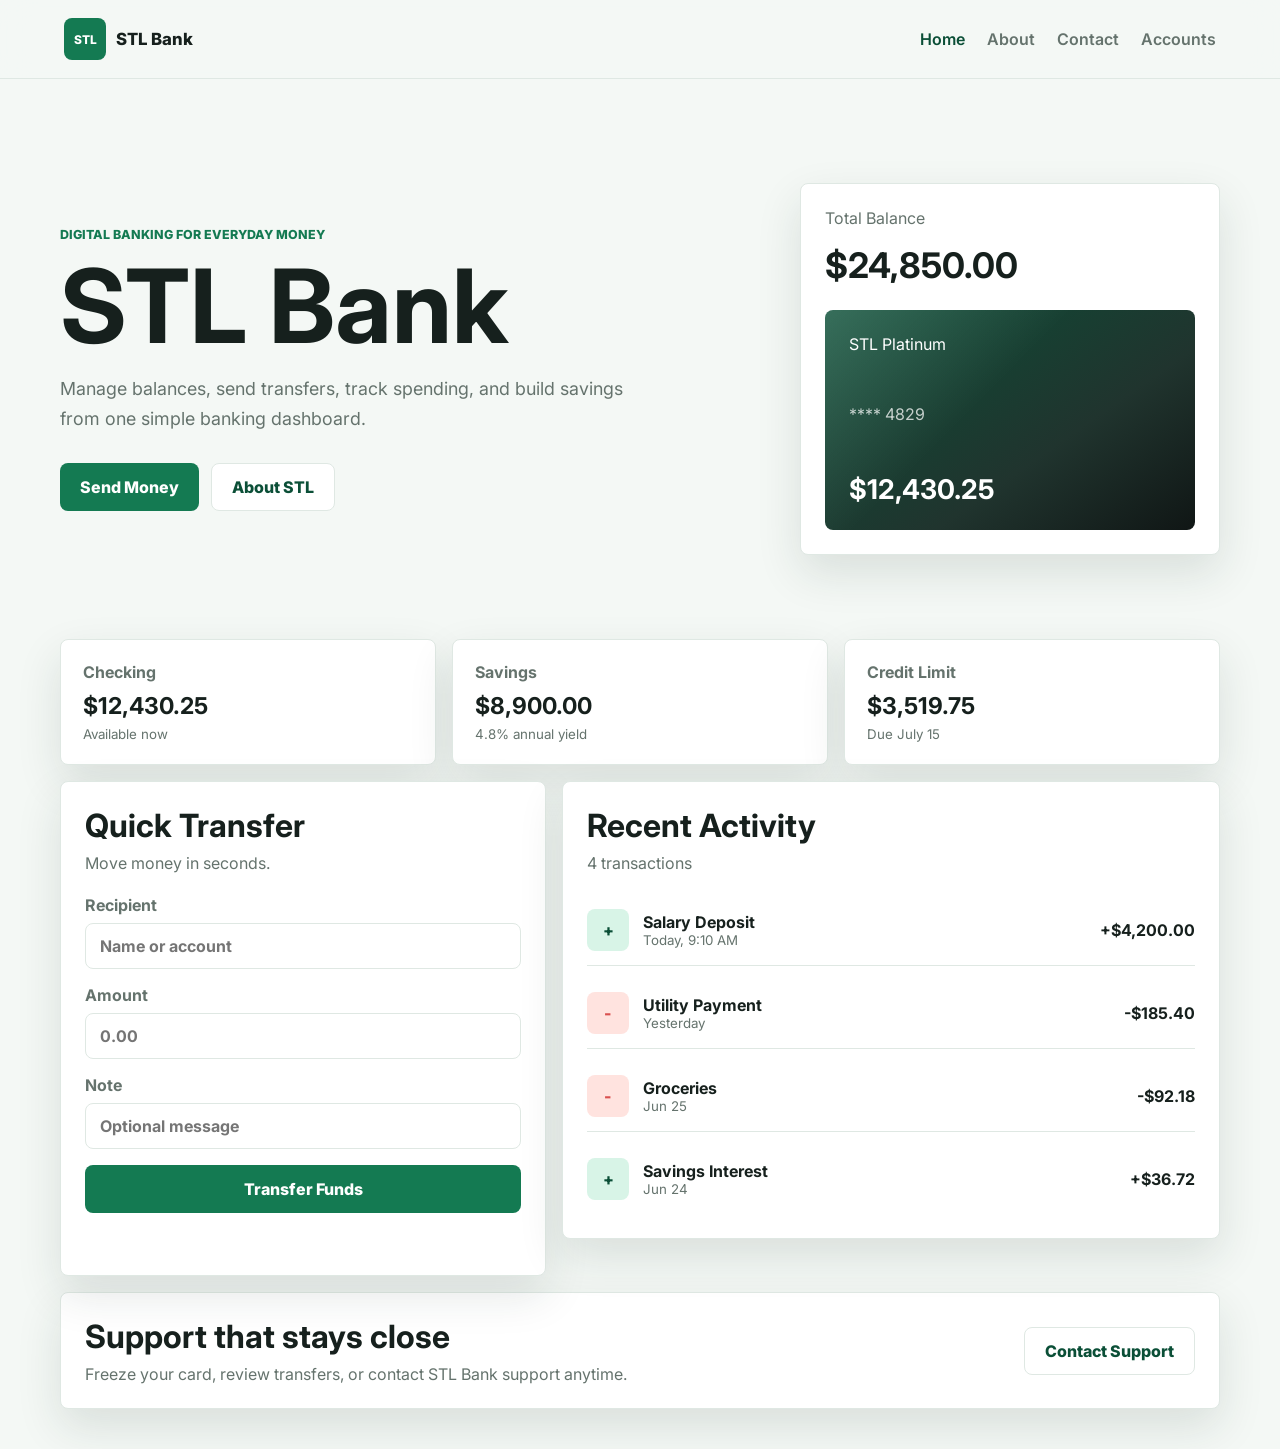
<file: index.html>
<!DOCTYPE html>
<html lang="en">
<head>
  <meta charset="UTF-8">
  <meta name="viewport" content="width=device-width, initial-scale=1.0">
  <title>STL Bank</title>
  <link rel="preconnect" href="https://fonts.googleapis.com">
  <link rel="preconnect" href="https://fonts.gstatic.com" crossorigin>
  <link href="https://fonts.googleapis.com/css2?family=Inter:wght@400;500;600;700;800&display=swap" rel="stylesheet">
  <link rel="stylesheet" href="styles.css">
</head>
<body>
  <header class="topbar">
    <a class="brand" href="index.html" aria-label="STL Bank home">
      <span class="brand-mark">STL</span>
      <span>STL Bank</span>
    </a>

    <button class="menu-button" id="menuButton" aria-label="Open navigation" aria-expanded="false">
      <span></span>
      <span></span>
      <span></span>
    </button>

    <nav class="nav" id="navMenu">
      <a href="index.html" aria-current="page">Home</a>
      <a href="about.html">About</a>
      <a href="contact.html">Contact</a>
      <a href="index.html#accounts">Accounts</a>
    </nav>
  </header>

  <main>
    <section class="hero">
      <div class="hero-copy">
        <p class="eyebrow">Digital banking for everyday money</p>
        <h1>STL Bank</h1>
        <p class="hero-text">
          Manage balances, send transfers, track spending, and build savings from one simple banking dashboard.
        </p>
        <div class="hero-actions">
          <a class="button primary" href="#transfer">Send Money</a>
          <a class="button secondary" href="about.html">About STL</a>
        </div>
      </div>

      <aside class="balance-panel" aria-label="Account summary">
        <div>
          <p class="muted">Total Balance</p>
          <strong id="totalBalance">$24,850.00</strong>
        </div>
        <div class="card-preview">
          <p>STL Platinum</p>
          <span>**** 4829</span>
          <strong>$12,430.25</strong>
        </div>
      </aside>
    </section>

    <section class="stats" id="accounts" aria-label="Account statistics">
      <article>
        <span>Checking</span>
        <strong>$12,430.25</strong>
        <small>Available now</small>
      </article>
      <article>
        <span>Savings</span>
        <strong>$8,900.00</strong>
        <small>4.8% annual yield</small>
      </article>
      <article>
        <span>Credit Limit</span>
        <strong>$3,519.75</strong>
        <small>Due July 15</small>
      </article>
    </section>

    <section class="workspace">
      <div class="panel" id="transfer">
        <div class="section-heading">
          <h2>Quick Transfer</h2>
          <p>Move money in seconds.</p>
        </div>

        <form id="transferForm">
          <label>
            Recipient
            <input type="text" id="recipient" placeholder="Name or account" required>
          </label>

          <label>
            Amount
            <input type="number" id="amount" min="1" step="0.01" placeholder="0.00" required>
          </label>

          <label>
            Note
            <input type="text" id="note" placeholder="Optional message">
          </label>

          <button class="button primary full" type="submit">Transfer Funds</button>
          <p class="form-message" id="formMessage" role="status"></p>
        </form>
      </div>

      <div class="panel" id="cards">
        <div class="section-heading">
          <h2>Recent Activity</h2>
          <p id="transactionCount">4 transactions</p>
        </div>

        <div class="transactions" id="transactions">
          <article>
            <span class="icon income">+</span>
            <div>
              <strong>Salary Deposit</strong>
              <small>Today, 9:10 AM</small>
            </div>
            <b>+$4,200.00</b>
          </article>
          <article>
            <span class="icon expense">-</span>
            <div>
              <strong>Utility Payment</strong>
              <small>Yesterday</small>
            </div>
            <b>-$185.40</b>
          </article>
          <article>
            <span class="icon expense">-</span>
            <div>
              <strong>Groceries</strong>
              <small>Jun 25</small>
            </div>
            <b>-$92.18</b>
          </article>
          <article>
            <span class="icon income">+</span>
            <div>
              <strong>Savings Interest</strong>
              <small>Jun 24</small>
            </div>
            <b>+$36.72</b>
          </article>
        </div>
      </div>
    </section>

    <section class="support" id="support">
      <div>
        <h2>Support that stays close</h2>
        <p>Freeze your card, review transfers, or contact STL Bank support anytime.</p>
      </div>
      <a class="button secondary" href="contact.html">Contact Support</a>
    </section>
  </main>

  <script src="script.js"></script>
</body>
</html>
</file>
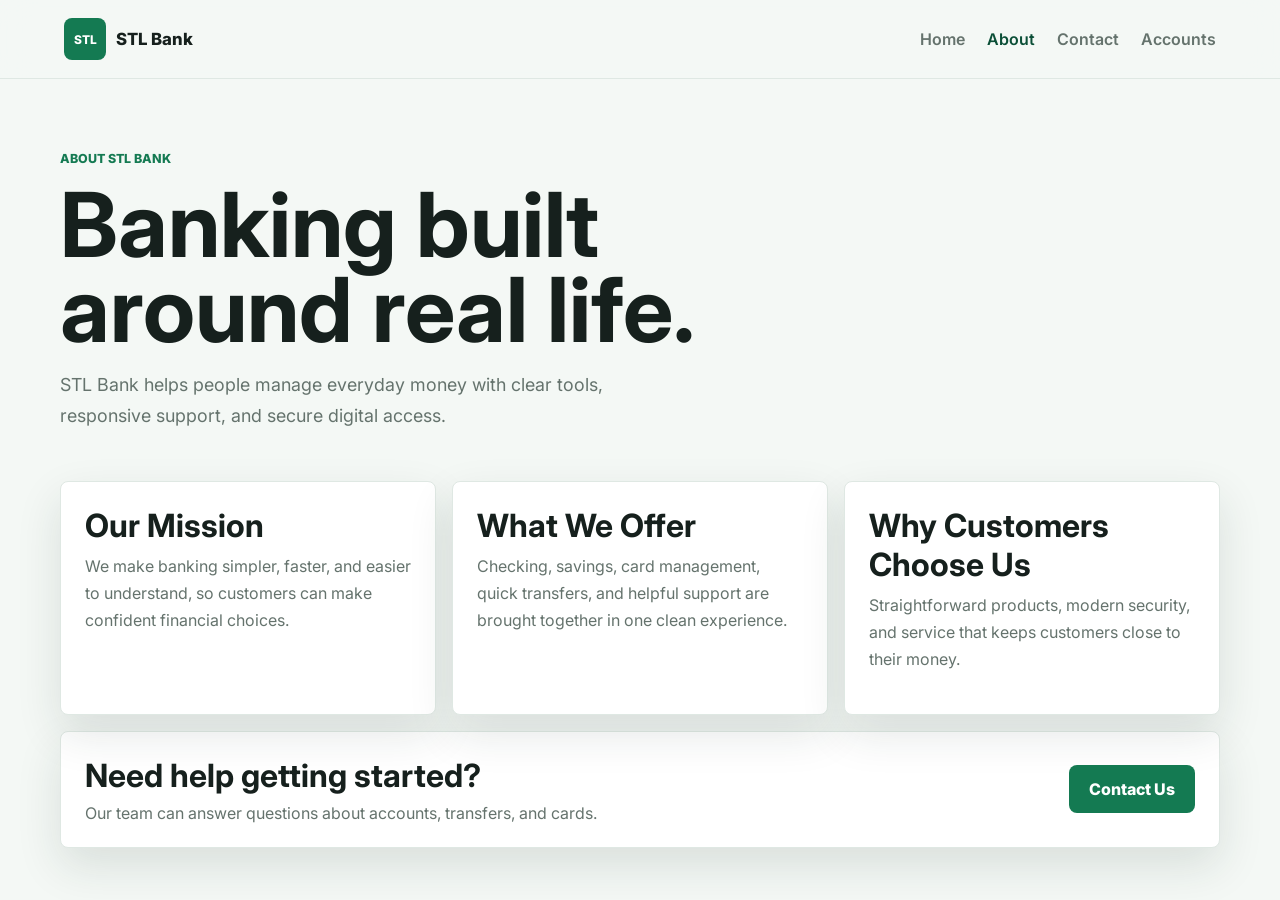
<file: about.html>
<!DOCTYPE html>
<html lang="en">
<head>
  <meta charset="UTF-8">
  <meta name="viewport" content="width=device-width, initial-scale=1.0">
  <title>About | STL Bank</title>
  <link rel="preconnect" href="https://fonts.googleapis.com">
  <link rel="preconnect" href="https://fonts.gstatic.com" crossorigin>
  <link href="https://fonts.googleapis.com/css2?family=Inter:wght@400;500;600;700;800&display=swap" rel="stylesheet">
  <link rel="stylesheet" href="styles.css">
</head>
<body>
  <header class="topbar">
    <a class="brand" href="index.html" aria-label="STL Bank home">
      <span class="brand-mark">STL</span>
      <span>STL Bank</span>
    </a>

    <button class="menu-button" id="menuButton" aria-label="Open navigation" aria-expanded="false">
      <span></span>
      <span></span>
      <span></span>
    </button>

    <nav class="nav" id="navMenu">
      <a href="index.html">Home</a>
      <a href="about.html" aria-current="page">About</a>
      <a href="contact.html">Contact</a>
      <a href="index.html#accounts">Accounts</a>
    </nav>
  </header>

  <main>
    <section class="page-hero">
      <p class="eyebrow">About STL Bank</p>
      <h1>Banking built around real life.</h1>
      <p class="hero-text">
        STL Bank helps people manage everyday money with clear tools, responsive support, and secure digital access.
      </p>
    </section>

    <section class="info-grid" aria-label="About STL Bank">
      <article class="panel">
        <h2>Our Mission</h2>
        <p>
          We make banking simpler, faster, and easier to understand, so customers can make confident financial choices.
        </p>
      </article>

      <article class="panel">
        <h2>What We Offer</h2>
        <p>
          Checking, savings, card management, quick transfers, and helpful support are brought together in one clean experience.
        </p>
      </article>

      <article class="panel">
        <h2>Why Customers Choose Us</h2>
        <p>
          Straightforward products, modern security, and service that keeps customers close to their money.
        </p>
      </article>
    </section>

    <section class="support">
      <div>
        <h2>Need help getting started?</h2>
        <p>Our team can answer questions about accounts, transfers, and cards.</p>
      </div>
      <a class="button primary" href="contact.html">Contact Us</a>
    </section>
  </main>

  <script src="script.js"></script>
</body>
</html>
</file>
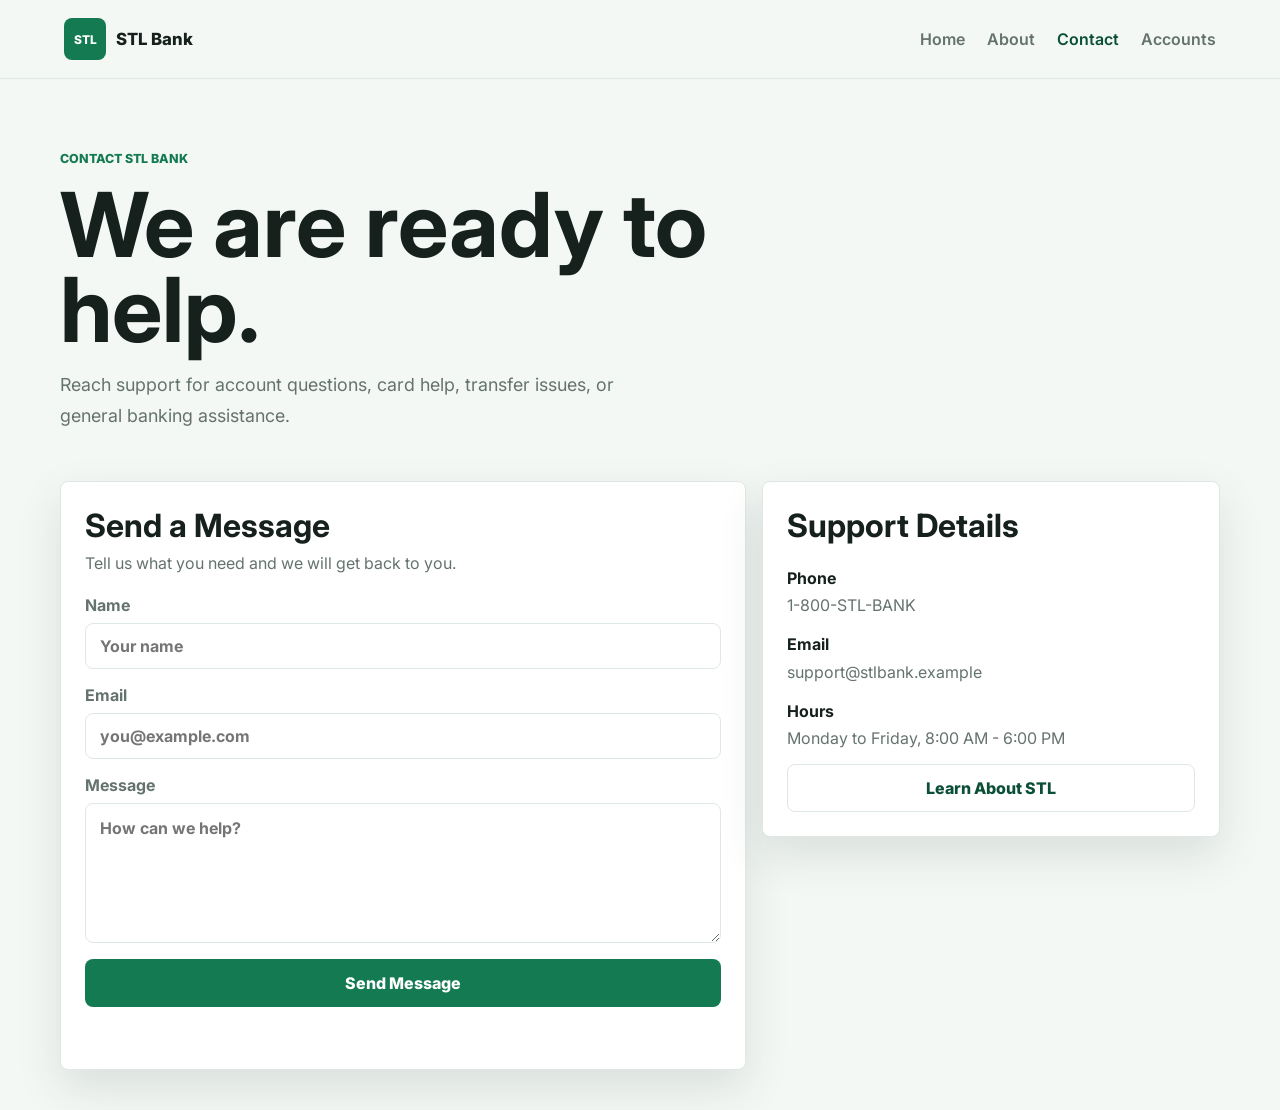
<file: contact.html>
<!DOCTYPE html>
<html lang="en">
<head>
  <meta charset="UTF-8">
  <meta name="viewport" content="width=device-width, initial-scale=1.0">
  <title>Contact | STL Bank</title>
  <link rel="preconnect" href="https://fonts.googleapis.com">
  <link rel="preconnect" href="https://fonts.gstatic.com" crossorigin>
  <link href="https://fonts.googleapis.com/css2?family=Inter:wght@400;500;600;700;800&display=swap" rel="stylesheet">
  <link rel="stylesheet" href="styles.css">
</head>
<body>
  <header class="topbar">
    <a class="brand" href="index.html" aria-label="STL Bank home">
      <span class="brand-mark">STL</span>
      <span>STL Bank</span>
    </a>

    <button class="menu-button" id="menuButton" aria-label="Open navigation" aria-expanded="false">
      <span></span>
      <span></span>
      <span></span>
    </button>

    <nav class="nav" id="navMenu">
      <a href="index.html">Home</a>
      <a href="about.html">About</a>
      <a href="contact.html" aria-current="page">Contact</a>
      <a href="index.html#accounts">Accounts</a>
    </nav>
  </header>

  <main>
    <section class="page-hero">
      <p class="eyebrow">Contact STL Bank</p>
      <h1>We are ready to help.</h1>
      <p class="hero-text">
        Reach support for account questions, card help, transfer issues, or general banking assistance.
      </p>
    </section>

    <section class="contact-layout">
      <div class="panel">
        <div class="section-heading">
          <h2>Send a Message</h2>
          <p>Tell us what you need and we will get back to you.</p>
        </div>

        <form id="contactForm">
          <label>
            Name
            <input type="text" id="contactName" placeholder="Your name" required>
          </label>

          <label>
            Email
            <input type="email" id="contactEmail" placeholder="you@example.com" required>
          </label>

          <label>
            Message
            <textarea id="contactMessage" placeholder="How can we help?" required></textarea>
          </label>

          <button class="button primary full" type="submit">Send Message</button>
          <p class="form-message" id="contactFormMessage" role="status"></p>
        </form>
      </div>

      <aside class="panel contact-card">
        <h2>Support Details</h2>
        <p><strong>Phone</strong><br>1-800-STL-BANK</p>
        <p><strong>Email</strong><br>support@stlbank.example</p>
        <p><strong>Hours</strong><br>Monday to Friday, 8:00 AM - 6:00 PM</p>
        <a class="button secondary full" href="about.html">Learn About STL</a>
      </aside>
    </section>
  </main>

  <script src="script.js"></script>
</body>
</html>
</file>
<file: styles.css>
:root {
  --ink: #16201d;
  --muted: #65736d;
  --line: #dfe8e3;
  --panel: #ffffff;
  --page: #f4f8f5;
  --green: #147a52;
  --green-dark: #0b4f37;
  --mint: #d8f4e7;
  --gold: #f4ba3a;
  --red: #d9504f;
  --shadow: 0 18px 45px rgba(21, 49, 38, 0.12);
}

* {
  box-sizing: border-box;
}

html {
  scroll-behavior: smooth;
}

body {
  margin: 0;
  background: var(--page);
  color: var(--ink);
  font-family: Inter, Arial, sans-serif;
}

a {
  color: inherit;
  text-decoration: none;
}

.topbar {
  position: sticky;
  top: 0;
  z-index: 10;
  display: flex;
  align-items: center;
  justify-content: space-between;
  gap: 24px;
  padding: 18px clamp(18px, 5vw, 72px);
  background: rgba(244, 248, 245, 0.92);
  border-bottom: 1px solid var(--line);
  backdrop-filter: blur(16px);
}

.brand {
  display: inline-flex;
  align-items: center;
  gap: 10px;
  font-weight: 800;
  font-size: 1.05rem;
}

.brand-mark {
  display: grid;
  place-items: center;
  width: 42px;
  height: 42px;
  border-radius: 8px;
  background: var(--green);
  color: white;
  font-size: 0.75rem;
  letter-spacing: 0;
}

.nav {
  display: flex;
  align-items: center;
  gap: 22px;
  color: var(--muted);
  font-weight: 600;
}

.nav a:hover {
  color: var(--green-dark);
}

.nav a[aria-current="page"] {
  color: var(--green-dark);
}

.menu-button {
  display: none;
  width: 42px;
  height: 42px;
  border: 1px solid var(--line);
  border-radius: 8px;
  background: white;
  cursor: pointer;
}

.menu-button span {
  display: block;
  width: 18px;
  height: 2px;
  margin: 4px auto;
  background: var(--ink);
}

main {
  width: min(1160px, calc(100% - 32px));
  margin: 0 auto;
}

.hero {
  display: grid;
  grid-template-columns: minmax(0, 1fr) minmax(300px, 420px);
  gap: 36px;
  align-items: center;
  min-height: 560px;
  padding: 48px 0 28px;
}

.eyebrow {
  margin: 0 0 16px;
  color: var(--green);
  font-weight: 800;
  text-transform: uppercase;
  font-size: 0.78rem;
}

h1,
h2,
p {
  margin-top: 0;
}

h1 {
  max-width: 760px;
  margin-bottom: 18px;
  font-size: clamp(3.4rem, 8vw, 6.8rem);
  line-height: 0.95;
  letter-spacing: 0;
}

h2 {
  margin-bottom: 8px;
  font-size: clamp(1.35rem, 2.5vw, 2rem);
  letter-spacing: 0;
}

.hero-text {
  max-width: 590px;
  color: var(--muted);
  font-size: 1.12rem;
  line-height: 1.7;
}

.hero-actions {
  display: flex;
  flex-wrap: wrap;
  gap: 12px;
  margin-top: 28px;
}

.button {
  display: inline-flex;
  align-items: center;
  justify-content: center;
  min-height: 48px;
  padding: 0 20px;
  border: 0;
  border-radius: 8px;
  font: inherit;
  font-weight: 800;
  cursor: pointer;
}

.primary {
  background: var(--green);
  color: white;
}

.primary:hover {
  background: var(--green-dark);
}

.secondary {
  background: white;
  color: var(--green-dark);
  border: 1px solid var(--line);
}

.full {
  width: 100%;
}

.balance-panel,
.panel,
.stats article,
.support {
  background: var(--panel);
  border: 1px solid var(--line);
  border-radius: 8px;
  box-shadow: var(--shadow);
}

.balance-panel {
  display: grid;
  gap: 24px;
  padding: 24px;
}

.muted,
.section-heading p,
small {
  color: var(--muted);
}

.balance-panel > div:first-child strong {
  display: block;
  margin-top: 8px;
  font-size: 2.2rem;
}

.card-preview {
  min-height: 220px;
  display: flex;
  flex-direction: column;
  justify-content: space-between;
  padding: 24px;
  border-radius: 8px;
  color: white;
  background:
    linear-gradient(135deg, rgba(255, 255, 255, 0.18), transparent 42%),
    linear-gradient(145deg, var(--green-dark), #20342e 62%, #101615);
}

.card-preview p,
.card-preview span,
.card-preview strong {
  margin: 0;
}

.card-preview span {
  color: rgba(255, 255, 255, 0.74);
}

.card-preview strong {
  font-size: 1.7rem;
}

.stats {
  display: grid;
  grid-template-columns: repeat(3, 1fr);
  gap: 16px;
  margin-bottom: 16px;
}

.stats article {
  padding: 22px;
}

.stats span,
.stats strong,
.stats small {
  display: block;
}

.stats span {
  color: var(--muted);
  font-weight: 700;
}

.stats strong {
  margin: 10px 0 6px;
  font-size: 1.45rem;
}

.workspace {
  display: grid;
  grid-template-columns: minmax(280px, 0.85fr) minmax(0, 1.15fr);
  gap: 16px;
  align-items: start;
  margin-bottom: 16px;
}

.panel {
  padding: 24px;
}

.section-heading {
  margin-bottom: 22px;
}

form {
  display: grid;
  gap: 16px;
}

label {
  display: grid;
  gap: 8px;
  color: var(--muted);
  font-weight: 700;
}

input {
  width: 100%;
  min-height: 46px;
  padding: 0 14px;
  border: 1px solid var(--line);
  border-radius: 8px;
  color: var(--ink);
  font: inherit;
}

textarea {
  width: 100%;
  min-height: 140px;
  resize: vertical;
  padding: 14px;
  border: 1px solid var(--line);
  border-radius: 8px;
  color: var(--ink);
  font: inherit;
}

input:focus,
textarea:focus {
  outline: 3px solid var(--mint);
  border-color: var(--green);
}

.form-message {
  min-height: 22px;
  margin-bottom: 0;
  color: var(--green);
  font-weight: 700;
}

.transactions {
  display: grid;
  gap: 12px;
}

.transactions article {
  display: grid;
  grid-template-columns: 42px minmax(0, 1fr) auto;
  gap: 14px;
  align-items: center;
  padding: 14px 0;
  border-bottom: 1px solid var(--line);
}

.transactions article:last-child {
  border-bottom: 0;
}

.transactions strong,
.transactions small {
  display: block;
}

.transactions b {
  white-space: nowrap;
}

.icon {
  display: grid;
  place-items: center;
  width: 42px;
  height: 42px;
  border-radius: 8px;
  font-weight: 800;
}

.income {
  background: var(--mint);
  color: var(--green-dark);
}

.expense {
  background: #ffe3df;
  color: var(--red);
}

.support {
  display: flex;
  align-items: center;
  justify-content: space-between;
  gap: 20px;
  margin-bottom: 40px;
  padding: 24px;
}

.support p {
  margin-bottom: 0;
  color: var(--muted);
}

.page-hero {
  max-width: 820px;
  padding: 72px 0 32px;
}

.page-hero h1 {
  font-size: clamp(2.8rem, 7vw, 5.8rem);
}

.info-grid,
.contact-layout {
  display: grid;
  grid-template-columns: repeat(3, 1fr);
  gap: 16px;
  margin-bottom: 16px;
}

.info-grid p,
.contact-card p {
  color: var(--muted);
  line-height: 1.7;
}

.contact-layout {
  grid-template-columns: minmax(0, 1.2fr) minmax(280px, 0.8fr);
  align-items: start;
  margin-bottom: 40px;
}

.contact-card {
  display: grid;
  gap: 12px;
}

.contact-card p {
  margin-bottom: 0;
}

.contact-card strong {
  color: var(--ink);
}

@media (max-width: 820px) {
  .menu-button {
    display: block;
  }

  .nav {
    position: absolute;
    top: 78px;
    right: 16px;
    left: 16px;
    display: none;
    flex-direction: column;
    align-items: stretch;
    gap: 0;
    padding: 10px;
    background: white;
    border: 1px solid var(--line);
    border-radius: 8px;
    box-shadow: var(--shadow);
  }

  .nav.open {
    display: flex;
  }

  .nav a {
    padding: 14px;
  }

  .hero,
  .workspace,
  .stats,
  .info-grid,
  .contact-layout {
    grid-template-columns: 1fr;
  }

  .hero {
    min-height: 0;
    padding-top: 36px;
  }

  .support {
    align-items: stretch;
    flex-direction: column;
  }
}

@media (max-width: 520px) {
  main {
    width: min(100% - 24px, 1160px);
  }

  .topbar {
    padding: 14px 12px;
  }

  .hero-actions,
  .button {
    width: 100%;
  }

  .balance-panel,
  .panel,
  .stats article,
  .support {
    padding: 18px;
  }

  .transactions article {
    grid-template-columns: 38px minmax(0, 1fr);
  }

  .transactions b {
    grid-column: 2;
  }
}
</file>
